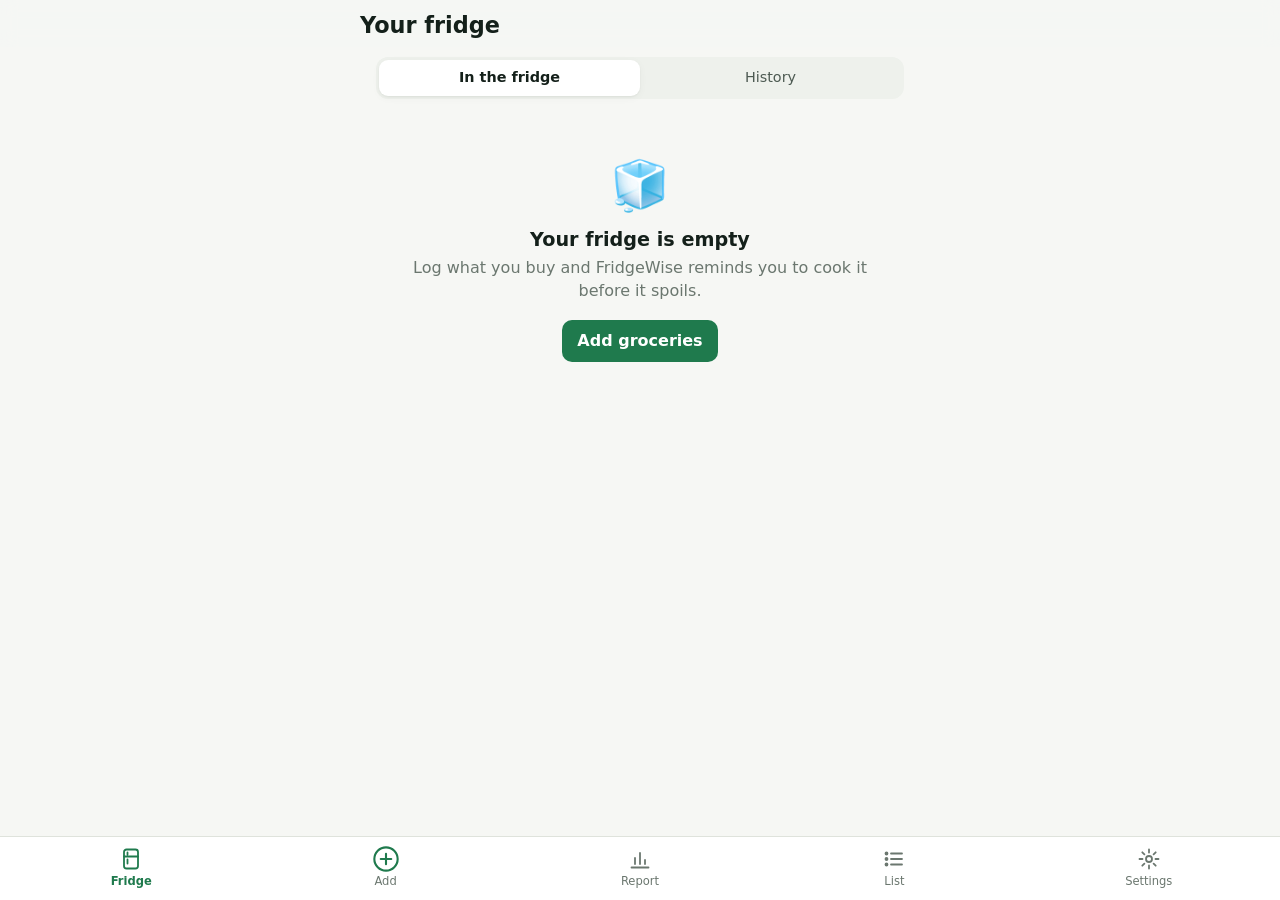
<file: index.html>
<!doctype html>
<html lang="en">
<head>
  <meta charset="utf-8">
  <meta name="viewport" content="width=device-width, initial-scale=1, viewport-fit=cover">
  <title>FridgeWise</title>
  <meta name="description" content="Track the vegetables you buy, see how much ends up in the bin, and get a shopping list sized to what you actually cook.">
  <meta name="theme-color" content="#1f7a4d" media="(prefers-color-scheme: light)">
  <meta name="theme-color" content="#0f1512" media="(prefers-color-scheme: dark)">
  <meta name="apple-mobile-web-app-capable" content="yes">
  <meta name="mobile-web-app-capable" content="yes">
  <meta name="apple-mobile-web-app-title" content="FridgeWise">
  <meta name="apple-mobile-web-app-status-bar-style" content="default">
  <link rel="manifest" href="manifest.webmanifest">
  <link rel="icon" href="icons/icon.svg" type="image/svg+xml">
  <link rel="apple-touch-icon" href="icons/apple-touch-icon.png">
  <link rel="stylesheet" href="css/styles.css">
  <script type="module" src="js/app.js"></script>
</head>
<body>
  <header class="topbar"><h1 id="title">FridgeWise</h1></header>

  <main id="view" tabindex="-1">
    <noscript><p class="empty">FridgeWise needs JavaScript turned on.</p></noscript>
  </main>

  <nav class="tabbar" aria-label="Main">
    <a href="#fridge" data-tab="fridge">
      <svg viewBox="0 0 24 24" aria-hidden="true"><rect x="5" y="2.5" width="14" height="19" rx="2.5"/><path d="M5 9.5h14M8.5 5.5v2M8.5 12.5v4"/></svg>
      <span>Fridge</span>
      <span class="nav-badge" id="fridge-badge" hidden></span>
    </a>
    <a href="#add" data-tab="add" class="add-tab">
      <svg viewBox="0 0 24 24" aria-hidden="true"><circle cx="12" cy="12" r="10"/><path d="M12 7.5v9M7.5 12h9"/></svg>
      <span>Add</span>
    </a>
    <a href="#stats" data-tab="stats">
      <svg viewBox="0 0 24 24" aria-hidden="true"><path d="M3.5 20.5h17M7 17V11M12 17V6M17 17v-4"/></svg>
      <span>Report</span>
    </a>
    <a href="#list" data-tab="list">
      <svg viewBox="0 0 24 24" aria-hidden="true"><path d="M9 6.5h11M9 12h11M9 17.5h11"/><circle cx="4.5" cy="6.5" r="1"/><circle cx="4.5" cy="12" r="1"/><circle cx="4.5" cy="17.5" r="1"/></svg>
      <span>List</span>
    </a>
    <a href="#more" data-tab="more">
      <svg viewBox="0 0 24 24" aria-hidden="true"><circle cx="12" cy="12" r="3"/><path d="M12 2.5v3M12 18.5v3M2.5 12h3M18.5 12h3M5.3 5.3l2.1 2.1M16.6 16.6l2.1 2.1M5.3 18.7l2.1-2.1M16.6 7.4l2.1-2.1"/></svg>
      <span>Settings</span>
    </a>
  </nav>

  <dialog id="sheet" aria-label="Details"></dialog>
  <div id="toast" role="status" aria-live="polite" hidden></div>
  <div id="tooltip" class="tooltip" role="tooltip" hidden></div>
</body>
</html>
</file>
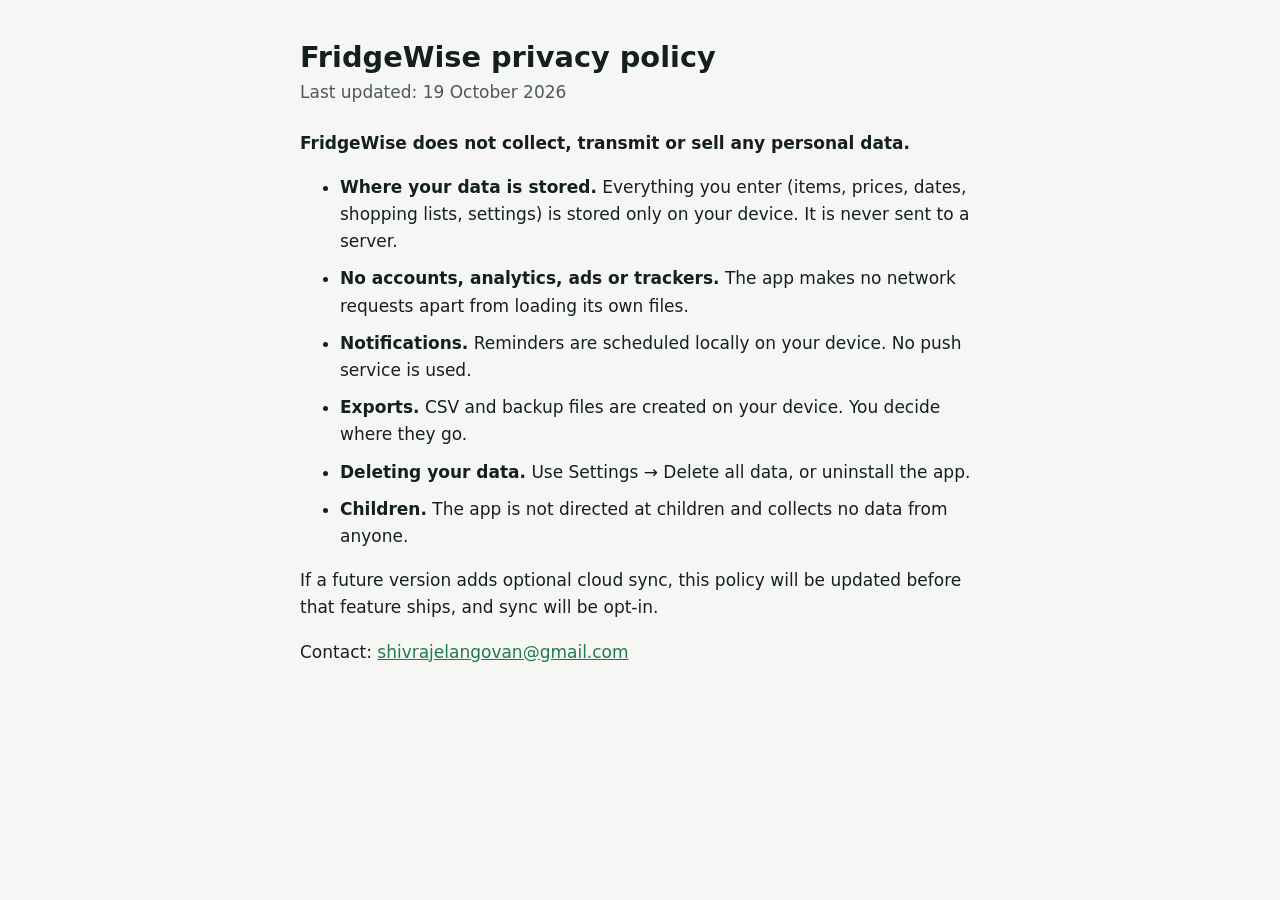
<file: privacy.html>
<!doctype html>
<html lang="en">
<head>
  <meta charset="utf-8">
  <meta name="viewport" content="width=device-width, initial-scale=1">
  <title>FridgeWise privacy policy</title>
  <meta name="description" content="FridgeWise collects no personal data. Everything stays on your device.">
  <link rel="icon" href="icons/icon.svg" type="image/svg+xml">
  <style>
    :root { color-scheme: light; --bg: #f6f7f4; --text: #14201a; --muted: #4d5a52; --brand: #1f7a4d; }
    @media (prefers-color-scheme: dark) { :root { color-scheme: dark; --bg: #0f1512; --text: #eef3ef; --muted: #bac5bd; --brand: #3fb27f; } }
    body { margin: 0; background: var(--bg); color: var(--text); font: 17px/1.6 system-ui, -apple-system, "Segoe UI", Roboto, sans-serif; }
    main { max-width: 680px; margin: 0 auto; padding: 40px 16px 64px; }
    h1 { font-size: 1.8rem; line-height: 1.2; margin: 0 0 4px; }
    .date { color: var(--muted); margin: 0 0 24px; }
    li { margin-bottom: 10px; }
    a { color: var(--brand); }
  </style>
</head>
<body>
<main>
  <h1>FridgeWise privacy policy</h1>
  <p class="date">Last updated: 19 October 2026</p>
  <p><strong>FridgeWise does not collect, transmit or sell any personal data.</strong></p>
  <ul>
    <li><strong>Where your data is stored.</strong> Everything you enter (items, prices, dates, shopping lists, settings) is stored only on your device. It is never sent to a server.</li>
    <li><strong>No accounts, analytics, ads or trackers.</strong> The app makes no network requests apart from loading its own files.</li>
    <li><strong>Notifications.</strong> Reminders are scheduled locally on your device. No push service is used.</li>
    <li><strong>Exports.</strong> CSV and backup files are created on your device. You decide where they go.</li>
    <li><strong>Deleting your data.</strong> Use Settings → Delete all data, or uninstall the app.</li>
    <li><strong>Children.</strong> The app is not directed at children and collects no data from anyone.</li>
  </ul>
  <p>If a future version adds optional cloud sync, this policy will be updated before that feature ships, and sync will be opt-in.</p>
  <p>Contact: <a href="mailto:shivrajelangovan@gmail.com">shivrajelangovan@gmail.com</a></p>
</main>
</body>
</html>
</file>
<file: css/styles.css>
:root {
  color-scheme: light;
  --bg: #f6f7f4;
  --surface: #ffffff;
  --surface-2: #eef1ec;
  --border: #dfe3dc;
  --text: #14201a;
  --text-2: #4d5a52;
  --muted: #6b776f;
  --brand: #1f7a4d;
  --brand-ink: #ffffff;
  --brand-soft: #e3f2ea;
  --good: #16703a;
  --good-bg: #e3f4e8;
  --warn: #8a5300;
  --warn-bg: #fff2d6;
  --bad: #b3261e;
  --bad-bg: #fde7e6;
  --series: #eb6834;
  --grid: #e8ebe6;
  --toast-bg: #14201a;
  --toast-text: #f3f6f4;
  --toast-action: #8fe0b2;
  --radius: 14px;
  --shadow: 0 1px 2px rgba(20, 32, 26, 0.05), 0 2px 8px rgba(20, 32, 26, 0.04);
}

@media (prefers-color-scheme: dark) {
  :root:not([data-theme="light"]) {
    color-scheme: dark;
    --bg: #0f1512;
    --surface: #18201b;
    --surface-2: #222c26;
    --border: #2e3a32;
    --text: #eef3ef;
    --text-2: #bac5bd;
    --muted: #8d9a91;
    --brand: #3fb27f;
    --brand-ink: #04140b;
    --brand-soft: #173527;
    --good: #84d9a2;
    --good-bg: #15331f;
    --warn: #f3c467;
    --warn-bg: #3a2b0c;
    --bad: #ff9d95;
    --bad-bg: #3f1816;
    --series: #d95926;
    --grid: #27312b;
    --toast-bg: #eef3ef;
    --toast-text: #14201a;
    --toast-action: #1f7a4d;
    --shadow: none;
  }
}

:root[data-theme="dark"] {
  color-scheme: dark;
  --bg: #0f1512;
  --surface: #18201b;
  --surface-2: #222c26;
  --border: #2e3a32;
  --text: #eef3ef;
  --text-2: #bac5bd;
  --muted: #8d9a91;
  --brand: #3fb27f;
  --brand-ink: #04140b;
  --brand-soft: #173527;
  --good: #84d9a2;
  --good-bg: #15331f;
  --warn: #f3c467;
  --warn-bg: #3a2b0c;
  --bad: #ff9d95;
  --bad-bg: #3f1816;
  --series: #d95926;
  --grid: #27312b;
  --toast-bg: #eef3ef;
  --toast-text: #14201a;
  --toast-action: #1f7a4d;
  --shadow: none;
}

* { box-sizing: border-box; }
html { -webkit-text-size-adjust: 100%; -webkit-tap-highlight-color: transparent; }

body {
  margin: 0;
  background: var(--bg);
  color: var(--text);
  font: 16px/1.45 system-ui, -apple-system, "Segoe UI", Roboto, "Noto Sans", sans-serif;
  padding-bottom: calc(76px + env(safe-area-inset-bottom));
}

h1, h2, h3 { line-height: 1.2; }
a { color: var(--brand); }
:focus-visible { outline: 2px solid var(--brand); outline-offset: 2px; }
[hidden] { display: none !important; }

/* ---------- chrome ---------- */
.topbar {
  position: sticky;
  top: 0;
  z-index: 5;
  background: color-mix(in srgb, var(--bg) 90%, transparent);
  backdrop-filter: blur(8px);
  -webkit-backdrop-filter: blur(8px);
  padding: calc(12px + env(safe-area-inset-top)) 16px 8px;
}
.topbar h1 { margin: 0 auto; max-width: 560px; font-size: 1.4rem; }

main { max-width: 560px; margin: 0 auto; padding: 4px 16px 24px; outline: none; }

.tabbar {
  position: fixed;
  inset: auto 0 0 0;
  z-index: 6;
  display: flex;
  justify-content: space-around;
  background: var(--surface);
  border-top: 1px solid var(--border);
  padding: 6px 4px calc(6px + env(safe-area-inset-bottom));
}
.tabbar a {
  position: relative;
  flex: 1;
  max-width: 112px;
  display: flex;
  flex-direction: column;
  align-items: center;
  gap: 2px;
  padding: 4px 0;
  font-size: 0.72rem;
  color: var(--muted);
  text-decoration: none;
  border-radius: 10px;
}
.tabbar a[aria-current="page"] { color: var(--brand); font-weight: 600; }
.tabbar svg { width: 24px; height: 24px; fill: none; stroke: currentColor; stroke-width: 1.8; stroke-linecap: round; stroke-linejoin: round; }
.tabbar .add-tab svg { width: 28px; height: 28px; margin: -2px 0; color: var(--brand); }
.tabbar .add-tab[aria-current="page"] svg circle { fill: var(--brand); }
.tabbar .add-tab[aria-current="page"] svg path { stroke: var(--brand-ink); }
.nav-badge {
  position: absolute;
  top: 0;
  left: calc(50% + 6px);
  min-width: 18px;
  height: 18px;
  padding: 0 5px;
  border-radius: 9px;
  background: var(--bad);
  color: var(--surface);
  font-size: 0.68rem;
  font-weight: 700;
  line-height: 18px;
  text-align: center;
}

/* ---------- basics ---------- */
button, .btn {
  font: inherit;
  color: var(--text);
  background: var(--surface-2);
  border: 1px solid var(--border);
  border-radius: 10px;
  padding: 8px 14px;
  min-height: 42px;
  cursor: pointer;
  text-decoration: none;
  display: inline-flex;
  align-items: center;
  justify-content: center;
  gap: 6px;
}
button:active { transform: translateY(1px); }
.primary { background: var(--brand); color: var(--brand-ink); border-color: transparent; font-weight: 600; }
.danger { color: var(--bad); }
.danger-fill { background: var(--bad); color: var(--surface); }
.ghost { background: transparent; border-color: transparent; }

input, select {
  font: inherit;
  color: var(--text);
  background: var(--surface);
  border: 1px solid var(--border);
  border-radius: 10px;
  padding: 9px 10px;
  width: 100%;
  min-height: 44px;
}
input[type="date"] { min-width: 0; }
label { display: flex; flex-direction: column; gap: 4px; font-size: 0.85rem; color: var(--text-2); }
label.full { margin-bottom: 10px; }
.grid2 { display: grid; grid-template-columns: 1fr 1fr; gap: 10px; }
fieldset { border: 0; padding: 0; margin: 16px 0 0; }
legend { font-weight: 600; margin-bottom: 8px; padding: 0; color: var(--text); }

.card { background: var(--surface); border: 1px solid var(--border); border-radius: var(--radius); box-shadow: var(--shadow); }
.pad { padding: 14px 16px; }
.pad-x { padding: 14px 16px 0; }
main > * + * { margin-top: 12px; }
.stack { display: flex; flex-direction: column; gap: 10px; }
.h3 { font-size: 1rem; margin: 0 0 8px; }
.muted { color: var(--muted); }
.small { font-size: 0.85rem; }
.hint { font-size: 0.85rem; color: var(--text-2); margin: 10px 0 0; }
.bad-text { color: var(--bad); }
.form-error { color: var(--bad); font-size: 0.85rem; margin: 10px 0 0; }
.form-error:empty { display: none; }

.seg { display: flex; background: var(--surface-2); border-radius: 12px; padding: 3px; margin-top: 6px; }
.seg button { flex: 1; border: 0; background: transparent; min-height: 36px; padding: 6px 4px; border-radius: 9px; color: var(--text-2); font-size: 0.9rem; white-space: nowrap; }
.seg button[aria-pressed="true"] { background: var(--surface); color: var(--text); font-weight: 600; box-shadow: var(--shadow); }

.banner { border-radius: 12px; padding: 10px 12px; font-size: 0.92rem; }
.banner.good { background: var(--good-bg); color: var(--good); }
.banner.warn { background: var(--warn-bg); color: var(--warn); }
.banner.bad { background: var(--bad-bg); color: var(--bad); }

.pill { flex: none; font-size: 0.75rem; font-weight: 600; padding: 3px 9px; border-radius: 999px; white-space: nowrap; }
.pill.good { background: var(--good-bg); color: var(--good); }
.pill.warn { background: var(--warn-bg); color: var(--warn); }
.pill.bad { background: var(--bad-bg); color: var(--bad); }

.empty { text-align: center; padding: 40px 16px; }
.empty .big { font-size: 3rem; }
.empty h2 { margin: 8px 0 4px; font-size: 1.2rem; }
.empty p { margin: 0 0 18px; }

/* ---------- fridge ---------- */
.item { overflow: hidden; }
.lvl-soon { border-left: 4px solid var(--warn); }
.lvl-overdue, .lvl-spoiled { border-left: 4px solid var(--bad); }
.item-main, .row {
  display: flex;
  align-items: center;
  gap: 12px;
  width: 100%;
  text-align: left;
  background: none;
  border: 0;
  border-radius: 0;
  padding: 12px 14px 8px;
  min-height: auto;
  justify-content: flex-start;
}
.row { padding: 12px 14px; background: var(--surface); border: 1px solid var(--border); border-radius: var(--radius); }
.emoji { font-size: 1.8rem; line-height: 1; width: 36px; text-align: center; flex: none; }
.item-text { flex: 1; min-width: 0; display: flex; flex-direction: column; }
.item-text strong { overflow-wrap: anywhere; }
.sub { font-size: 0.8rem; color: var(--muted); }
.item-actions { display: flex; gap: 8px; padding: 0 14px 12px 62px; }
.item-actions button { flex: 1; font-size: 0.85rem; padding: 6px 8px; min-height: 40px; }
@media (max-width: 400px) { .item-actions { padding-left: 14px; } }

/* ---------- add ---------- */
.inline { flex-direction: row; align-items: center; justify-content: space-between; gap: 12px; color: var(--text); font-size: 0.95rem; }
.inline input { width: auto; }
.search { margin-bottom: 10px; }
.chips { display: flex; flex-wrap: wrap; gap: 8px; }
.chips.tight { margin: 8px 0 12px; }
.chip { border-radius: 999px; padding: 8px 13px; min-height: 40px; background: var(--surface); }
.chip.add { background: var(--brand-soft); border-color: var(--brand); }
.qty-row { display: flex; align-items: center; gap: 10px; color: var(--text-2); }
.qty-row input { flex: 1; }
.qty-row span { white-space: nowrap; }
.mini-list { list-style: none; padding: 0; margin: 6px 0 0; }
.linkish { background: none; border: 0; padding: 6px 0; min-height: auto; width: 100%; justify-content: flex-start; text-align: left; border-radius: 6px; }

/* ---------- dialogs ---------- */
dialog {
  border: 0;
  padding: 0;
  border-radius: 18px;
  background: var(--surface);
  color: var(--text);
  width: min(520px, calc(100% - 24px));
  max-height: calc(100dvh - 24px);
  box-shadow: 0 10px 40px rgba(0, 0, 0, 0.3);
}
dialog::backdrop { background: rgba(0, 0, 0, 0.45); }
.sheet-body { padding: 18px 16px calc(18px + env(safe-area-inset-bottom)); }
.sheet-body h2 { margin: 0 0 14px; font-size: 1.15rem; }
.sheet-body p { margin: 0 0 8px; }
.dialog-actions { display: flex; gap: 8px; justify-content: flex-end; margin-top: 16px; flex-wrap: wrap; }
.spacer { flex: 1; }
@media (max-width: 600px) {
  dialog { margin: auto 0 0; width: 100%; max-width: 100%; border-radius: 18px 18px 0 0; }
}

#toast {
  position: fixed;
  left: 50%;
  bottom: calc(84px + env(safe-area-inset-bottom));
  transform: translateX(-50%);
  z-index: 20;
  display: flex;
  align-items: center;
  gap: 12px;
  width: max-content;
  max-width: calc(100% - 32px);
  padding: 10px 14px;
  border-radius: 12px;
  background: var(--toast-bg);
  color: var(--toast-text);
  font-size: 0.9rem;
  box-shadow: 0 6px 24px rgba(0, 0, 0, 0.25);
}
#toast button { background: transparent; border: 0; color: var(--toast-action); font-weight: 700; min-height: auto; padding: 4px 2px; }

/* ---------- report ---------- */
.hero { text-align: center; }
.eyebrow { margin: 0; font-size: 0.75rem; letter-spacing: 0.06em; text-transform: uppercase; color: var(--muted); }
.hero-num { margin: 6px 0; font-size: 3.5rem; font-weight: 700; line-height: 1; font-variant-numeric: tabular-nums; }
.hero-sub { margin: 0; color: var(--text-2); }
.delta { display: inline-block; margin-top: 10px; padding: 3px 10px; border-radius: 999px; font-size: 0.8rem; font-weight: 600; }
.delta.good { background: var(--good-bg); color: var(--good); }
.delta.bad { background: var(--bad-bg); color: var(--bad); }
.delta.neutral { background: var(--surface-2); color: var(--text-2); }

.tiles { display: grid; grid-template-columns: 1fr 1fr; gap: 10px; }
.tile { padding: 12px 14px; }
.tile .k { font-size: 0.8rem; color: var(--text-2); }
.tile .v { font-size: 1.5rem; font-weight: 700; font-variant-numeric: tabular-nums; }
.tile .v small { font-size: 0.85rem; font-weight: 500; color: var(--muted); }
.tile .n { font-size: 0.72rem; color: var(--muted); }

.chart { width: 100%; overflow: hidden; margin-top: 6px; }
.chart svg { display: block; }
.chart .grid { stroke: var(--grid); stroke-width: 1; }
.chart .axis { stroke: var(--border); stroke-width: 1; }
.chart .tick { fill: var(--muted); font-size: 11px; }
.chart .val { fill: var(--text); font-size: 11px; font-weight: 600; }
.chart .bar { fill: var(--series); }
.chart .hit { fill: transparent; outline: none; }
.chart .hit:hover, .chart .hit:focus-visible { fill: var(--text); fill-opacity: 0.05; }

.hbars { list-style: none; margin: 0; padding: 0; display: flex; flex-direction: column; gap: 10px; }
.hbars li { display: grid; grid-template-columns: minmax(96px, 36%) 1fr auto; align-items: center; gap: 10px; font-size: 0.9rem; border-radius: 6px; }
.hb-label { overflow: hidden; text-overflow: ellipsis; white-space: nowrap; }
.hb-track { display: block; height: 12px; }
.hb-bar { display: block; height: 12px; min-width: 3px; background: var(--series); border-radius: 0 4px 4px 0; }
.hb-val { font-size: 0.85rem; font-weight: 600; font-variant-numeric: tabular-nums; }

details summary { cursor: pointer; margin-top: 8px; font-size: 0.85rem; color: var(--text-2); }
table { width: 100%; border-collapse: collapse; margin-top: 6px; font-size: 0.85rem; font-variant-numeric: tabular-nums; }
th, td { padding: 5px 6px; text-align: right; border-bottom: 1px solid var(--border); }
th:first-child, td:first-child { text-align: left; }

.tooltip {
  position: fixed;
  z-index: 30;
  max-width: 240px;
  padding: 6px 9px;
  border-radius: 8px;
  background: var(--toast-bg);
  color: var(--toast-text);
  font-size: 0.8rem;
  pointer-events: none;
}

/* ---------- shopping list ---------- */
.intro { font-size: 0.88rem; margin-bottom: 0; }
.list { list-style: none; margin: 0; padding: 0; }
.list-row { display: grid; grid-template-columns: 1fr auto; align-items: center; gap: 2px 10px; padding: 10px 14px; border-top: 1px solid var(--border); }
.list > .list-row:first-child { border-top: 0; }
.list-row .sub { grid-column: 1 / -1; margin: 0; padding-left: 30px; }
.list-row.off strong { text-decoration: line-through; color: var(--muted); }
.check { flex-direction: row; align-items: center; gap: 10px; color: var(--text); font-size: 1rem; min-width: 0; }
.check input { width: 20px; height: 20px; min-height: auto; flex: none; accent-color: var(--brand); }
.stepper { display: flex; align-items: center; gap: 4px; }
.stepper button { width: 36px; height: 36px; min-height: 36px; padding: 0; border-radius: 50%; font-size: 1.1rem; }
.stepper span { min-width: 66px; text-align: center; font-size: 0.9rem; font-variant-numeric: tabular-nums; }
.manual-add { display: flex; gap: 8px; padding: 12px 14px; border-top: 1px solid var(--border); }
.manual-add button { flex: none; }
.icon-btn { background: none; border: 0; min-height: 36px; padding: 6px 10px; color: var(--muted); }
.actions-row { display: flex; gap: 8px; }
.actions-row .primary { flex: 1; }

/* ---------- settings ---------- */
.btn-grid { display: grid; gap: 8px; margin-top: 10px; }
.btn-grid button { justify-content: flex-start; }
.about p { margin: 0 0 6px; }

@media (prefers-reduced-motion: reduce) {
  * { transition: none !important; animation: none !important; }
}
</file>
